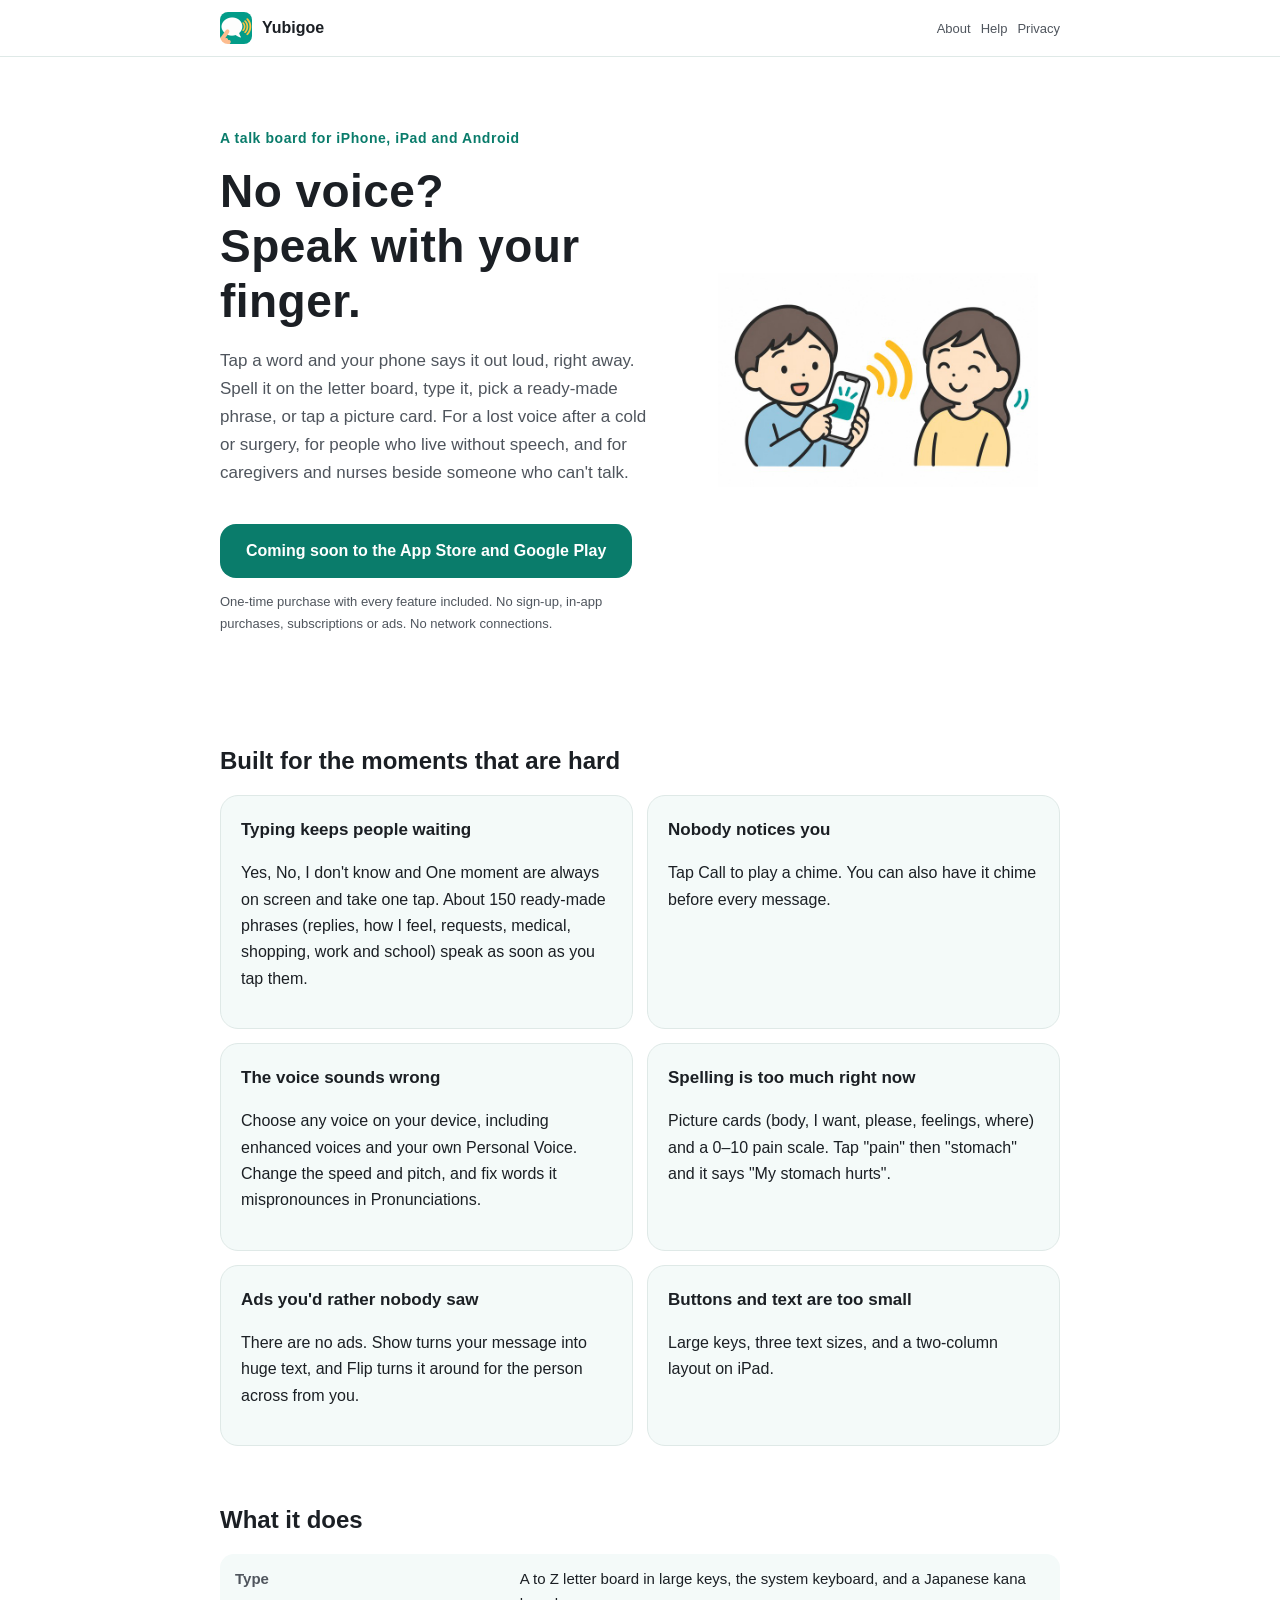
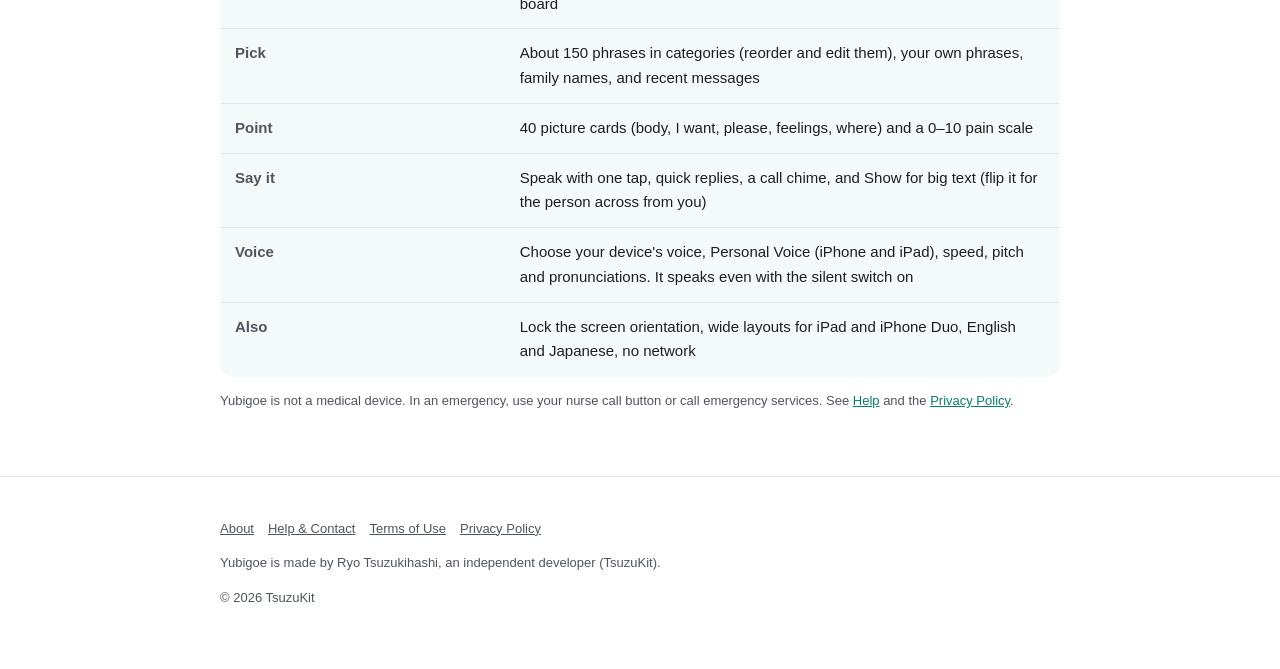
<file: index.html>
<!DOCTYPE html>
<html lang="ja" data-title-ja="ゆびごえ｜声が出ない時の会話・筆談・読み上げアプリ" data-title-en="Yubigoe | AAC talk board: speak with your finger">
<head>
<meta charset="UTF-8">
<meta name="viewport" content="width=device-width, initial-scale=1">
<script>(function(){var l=navigator.languages&&navigator.languages.length?navigator.languages:[navigator.language||"ja"],p="en";for(var i=0;i<l.length;i++){var c=String(l[i]).toLowerCase();if(c.indexOf("ja")===0){p="ja";break}if(c.indexOf("en")===0){p="en";break}}var d=document.documentElement;d.lang=p;var t=d.getAttribute("data-title-"+p);if(t){document.title=t}})();</script>
<title>ゆびごえ｜声が出ない時の会話・筆談・読み上げアプリ</title>
<meta name="description" content="声が出ない・出しにくいときに、指で選んだ言葉をスマホが声にします。50音の文字盤・キーボード・よく使う文・絵カード、はい・いいえ、呼びかけの音、大きな字で見せる。買い切り・登録なし・広告なし・通信なし。 / When you can&#x27;t use your voice, tap letters, phrases or picture cards and your phone speaks for you. Quick yes/no, a call chime, and a big-text show screen. One-time purchase, no sign-up, no ads, no network.">
<meta property="og:title" content="ゆびごえ｜声が出ない時の会話・筆談・読み上げアプリ">
<meta property="og:description" content="声が出ない・出しにくいときに、指で選んだ言葉をスマホが声にします。50音の文字盤・キーボード・よく使う文・絵カード、はい・いいえ、呼びかけの音、大きな字で見せる。買い切り・登録なし・広告なし・通信なし。">
<meta property="og:type" content="website">
<meta property="og:url" content="https://yubigoe.tsuzukit.com/">
<meta property="og:image" content="https://yubigoe.tsuzukit.com/assets/og.jpg">
<link rel="icon" href="assets/icon.png">
<link rel="apple-touch-icon" href="assets/icon.png">
<link rel="stylesheet" href="style.css">
</head>
<body>
<div data-l="ja" lang="ja">
<header class="site"><div class="wrap">
<a class="brand" href="./"><img src="assets/icon.png" alt="" width="32" height="32">ゆびごえ</a>
<nav class="site"><a href="./">紹介</a><a href="support.html">使い方</a><a href="privacy.html">プライバシー</a></nav>
</div></header>
<main class="wrap">
<section class="hero">
<div>
<p class="eyebrow">iPhone・iPad・Android の会話アプリ</p>
<h1>声が出なくても、<br>指で話せる。</h1>
<p class="lead">押した言葉を、スマホがその場で声にします。50音の文字盤でも、キーボードでも、よく使う文でも、絵カードでも、押せば1回で声になります。風邪や手術で声が出ないときにも、長く声を失ったかたにも、話せないかたのそばにいる介護・看護の現場にも。</p>
<a class="cta" href="#store" id="store">App Store・Google Play で配信予定</a>
<p class="note">買い切りで全部の機能が使えます。登録・アプリ内課金・サブスクリプション・広告はありません。通信もしません。</p>
</div>
<img src="assets/hero.jpg" alt="スマホの大きなボタンを押す人と、スマホから出た声を聞いてうなずく家族のイラスト" width="360">
</section>

<h2>こんな困りごとのために</h2>
<div class="grid two">
<div class="card"><h3>打つのが遅くて、相手を待たせる</h3><p>「はい・いいえ・わからない・ちょっと待って」はいつも画面にあって、1回押すだけ。入っている約150の文（返事・体調・お願い・医療・店・仕事と学校）も、押せばすぐ声になります。</p></div>
<div class="card"><h3>相手が気づいてくれない</h3><p>［呼ぶ］でチャイムを鳴らせます。話す前に毎回鳴らす設定もあります。</p></div>
<div class="card"><h3>読み方がおかしい・声が機械的</h3><p>端末の高品質の声やパーソナルボイス（自分の声）を選べます。速さと高さも変えられます。「行って」のように読み間違える語は、読み方の辞書で直せます。</p></div>
<div class="card"><h3>字を打てない・思い出せない</h3><p>絵カード（からだ・ほしい・して・気持ち・場所）と、痛みの強さ 0〜10 の段。押すと「お腹が痛いです」のように話します。</p></div>
<div class="card"><h3>広告が出て、人に見せにくい</h3><p>広告はありません。大きな字で相手に見せる画面もあり、向かいの人に向けて上下を逆にできます。</p></div>
<div class="card"><h3>ボタンや字が小さい</h3><p>文字盤のキーは大きく、字の大きさは3段から選べます。iPad では左右2列で使えます。</p></div>
</div>

<h2>できること</h2>
<table>
<tr><th>打つ</th><td>50音の文字盤（濁点・小さい字・ー・句読点）・キーボード（漢字）・英語の画面では A〜Z の文字盤</td></tr>
<tr><th>選ぶ</th><td>よく使う文（約150・分類ごと・並べかえ・編集）・自分の文・家族の名前・最近話した文</td></tr>
<tr><th>絵で</th><td>絵カード40枚（からだ・ほしい・して・気持ち・場所）・痛みの強さ 0〜10</td></tr>
<tr><th>伝える</th><td>押してすぐ声に・はい／いいえ／わからない／ちょっと待って・呼びかけの音・大きな字で見せる（上下を逆に）</td></tr>
<tr><th>声</th><td>端末の声を選ぶ・パーソナルボイス（iPhone・iPad）・速さ・高さ・読み方の辞書・消音スイッチでも鳴る</td></tr>
<tr><th>そのほか</th><td>画面の向きを固定・iPad と iPhone Duo の広い画面・日本語と英語・通信しない</td></tr>
</table>
<p class="note">ゆびごえは医療機器ではありません。急ぎのときは、ナースコールや 119 番など、決まった方法で知らせてください。<a href="support.html">使い方</a>・<a href="privacy.html">プライバシーポリシー</a>もご覧ください。</p>
</main>
<footer class="site"><div class="wrap">
<p><a href="./">紹介</a><a href="support.html">使い方とお問い合わせ</a><a href="terms.html">利用規約</a><a href="privacy.html">プライバシーポリシー</a></p>
<p>ゆびごえは、個人開発者の續橋涼（TsuzuKit）が作っているアプリです。</p>
<p>© 2026 TsuzuKit</p>
</div></footer>
</div>
<div data-l="en" lang="en">
<header class="site"><div class="wrap">
<a class="brand" href="./"><img src="assets/icon.png" alt="" width="32" height="32">Yubigoe</a>
<nav class="site"><a href="./">About</a><a href="support.html">Help</a><a href="privacy.html">Privacy</a></nav>
</div></header>
<main class="wrap">
<section class="hero">
<div>
<p class="eyebrow">A talk board for iPhone, iPad and Android</p>
<h1>No voice?<br>Speak with your finger.</h1>
<p class="lead">Tap a word and your phone says it out loud, right away. Spell it on the letter board, type it, pick a ready-made phrase, or tap a picture card. For a lost voice after a cold or surgery, for people who live without speech, and for caregivers and nurses beside someone who can't talk.</p>
<a class="cta" href="#store" id="store">Coming soon to the App Store and Google Play</a>
<p class="note">One-time purchase with every feature included. No sign-up, in-app purchases, subscriptions or ads. No network connections.</p>
</div>
<img src="assets/hero.jpg" alt="Illustration of a person tapping a big button on a phone while a family member listens to the phone's voice and nods" width="360">
</section>

<h2>Built for the moments that are hard</h2>
<div class="grid two">
<div class="card"><h3>Typing keeps people waiting</h3><p>Yes, No, I don't know and One moment are always on screen and take one tap. About 150 ready-made phrases (replies, how I feel, requests, medical, shopping, work and school) speak as soon as you tap them.</p></div>
<div class="card"><h3>Nobody notices you</h3><p>Tap Call to play a chime. You can also have it chime before every message.</p></div>
<div class="card"><h3>The voice sounds wrong</h3><p>Choose any voice on your device, including enhanced voices and your own Personal Voice. Change the speed and pitch, and fix words it mispronounces in Pronunciations.</p></div>
<div class="card"><h3>Spelling is too much right now</h3><p>Picture cards (body, I want, please, feelings, where) and a 0–10 pain scale. Tap "pain" then "stomach" and it says "My stomach hurts".</p></div>
<div class="card"><h3>Ads you'd rather nobody saw</h3><p>There are no ads. Show turns your message into huge text, and Flip turns it around for the person across from you.</p></div>
<div class="card"><h3>Buttons and text are too small</h3><p>Large keys, three text sizes, and a two-column layout on iPad.</p></div>
</div>

<h2>What it does</h2>
<table>
<tr><th>Type</th><td>A to Z letter board in large keys, the system keyboard, and a Japanese kana board</td></tr>
<tr><th>Pick</th><td>About 150 phrases in categories (reorder and edit them), your own phrases, family names, and recent messages</td></tr>
<tr><th>Point</th><td>40 picture cards (body, I want, please, feelings, where) and a 0–10 pain scale</td></tr>
<tr><th>Say it</th><td>Speak with one tap, quick replies, a call chime, and Show for big text (flip it for the person across from you)</td></tr>
<tr><th>Voice</th><td>Choose your device's voice, Personal Voice (iPhone and iPad), speed, pitch and pronunciations. It speaks even with the silent switch on</td></tr>
<tr><th>Also</th><td>Lock the screen orientation, wide layouts for iPad and iPhone Duo, English and Japanese, no network</td></tr>
</table>
<p class="note">Yubigoe is not a medical device. In an emergency, use your nurse call button or call emergency services. See <a href="support.html">Help</a> and the <a href="privacy.html">Privacy Policy</a>.</p>
</main>
<footer class="site"><div class="wrap">
<p><a href="./">About</a><a href="support.html">Help & Contact</a><a href="terms.html">Terms of Use</a><a href="privacy.html">Privacy Policy</a></p>
<p>Yubigoe is made by Ryo Tsuzukihashi, an independent developer (TsuzuKit).</p>
<p>© 2026 TsuzuKit</p>
</div></footer>
</div>
</body>
</html>
</file>
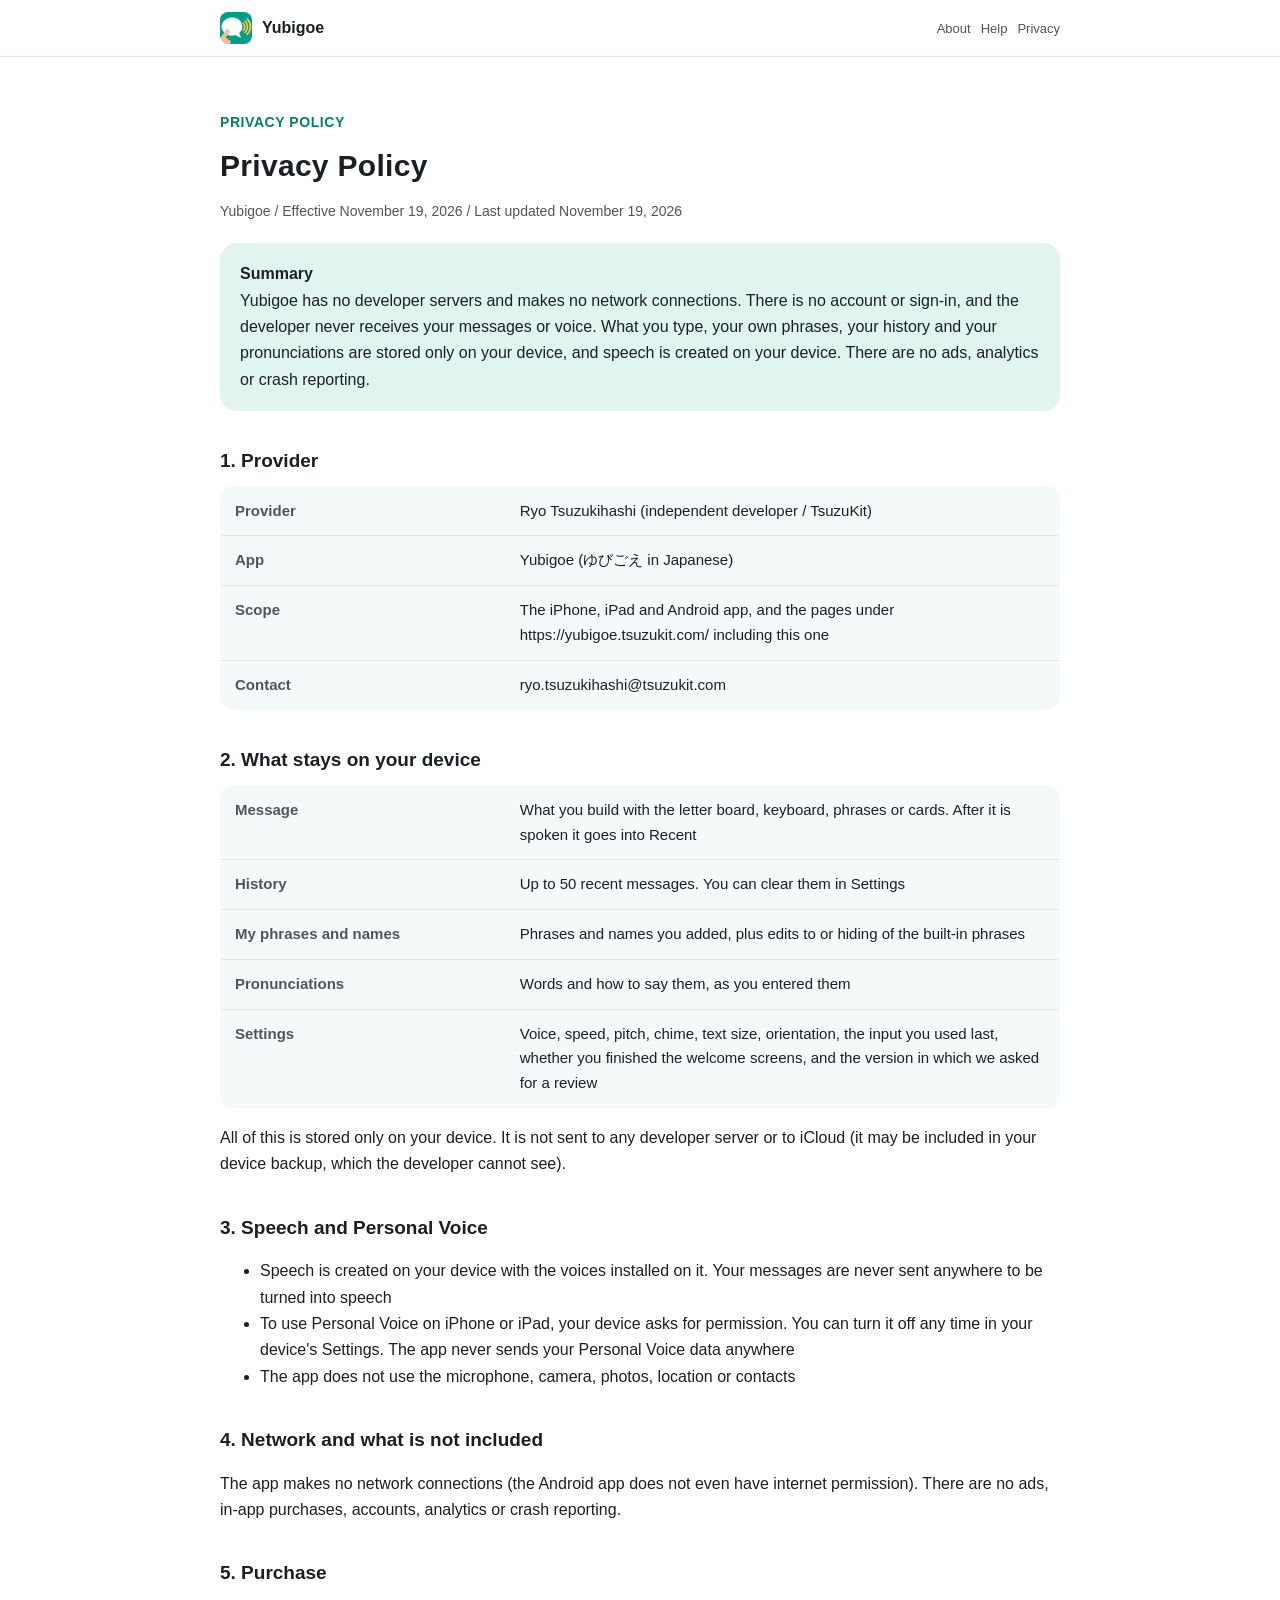
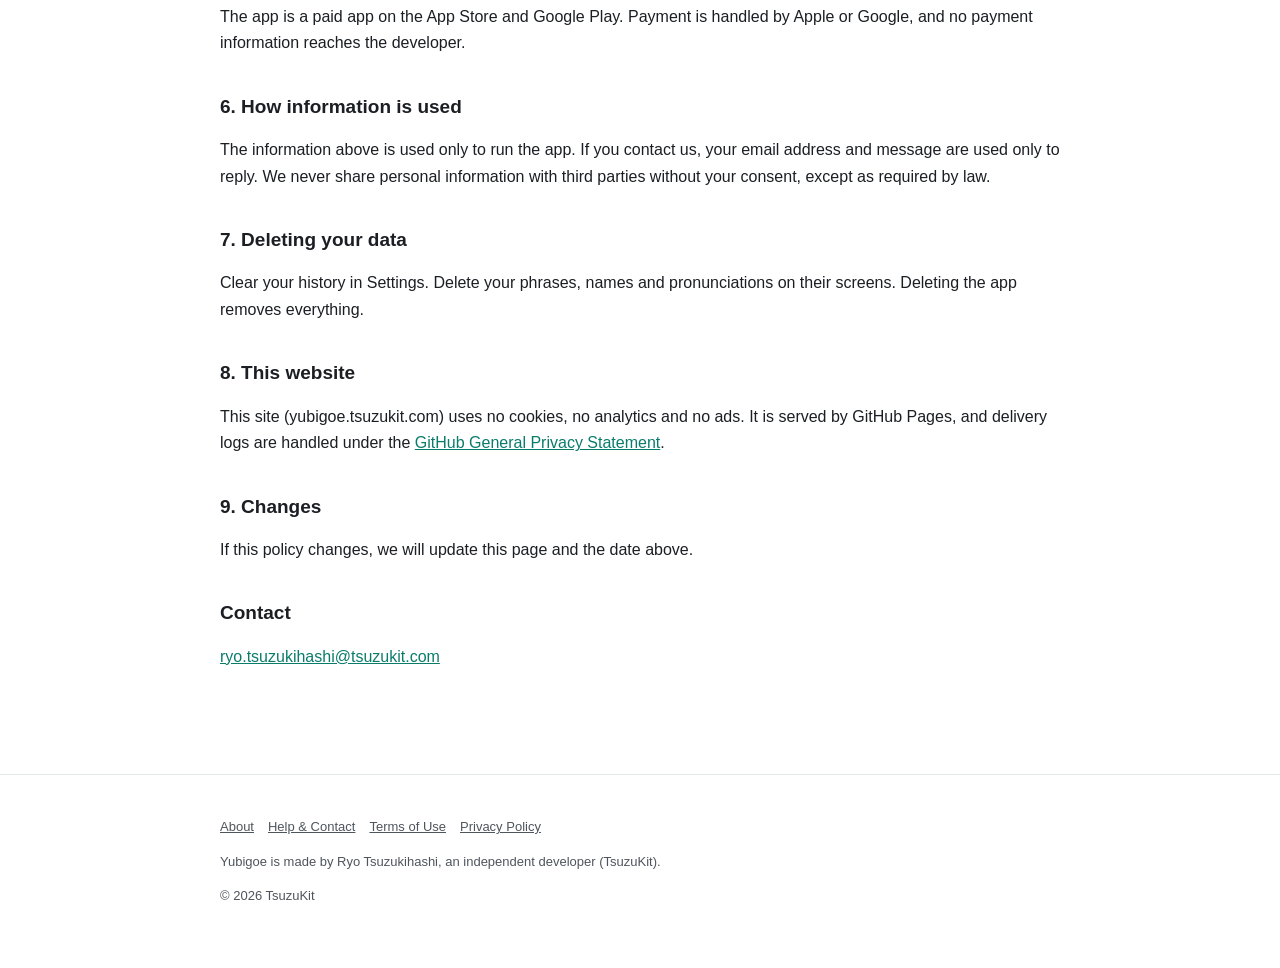
<file: privacy.html>
<!DOCTYPE html>
<html lang="ja" data-title-ja="プライバシーポリシー - ゆびごえ" data-title-en="Privacy Policy - Yubigoe">
<head>
<meta charset="UTF-8">
<meta name="viewport" content="width=device-width, initial-scale=1">
<script>(function(){var l=navigator.languages&&navigator.languages.length?navigator.languages:[navigator.language||"ja"],p="en";for(var i=0;i<l.length;i++){var c=String(l[i]).toLowerCase();if(c.indexOf("ja")===0){p="ja";break}if(c.indexOf("en")===0){p="en";break}}var d=document.documentElement;d.lang=p;var t=d.getAttribute("data-title-"+p);if(t){document.title=t}})();</script>
<title>プライバシーポリシー - ゆびごえ</title>
<meta name="description" content="ゆびごえのプライバシーポリシー。開発者は個人情報を集めません。文と声は端末の中だけで扱い、通信しません。 / Privacy Policy for Yubigoe. The developer collects no personal information. Your phrases and speech stay on your device, and the app makes no network connections.">
<meta property="og:title" content="プライバシーポリシー - ゆびごえ">
<meta property="og:description" content="ゆびごえのプライバシーポリシー。開発者は個人情報を集めません。文と声は端末の中だけで扱い、通信しません。">
<meta property="og:type" content="website">
<meta property="og:url" content="https://yubigoe.tsuzukit.com/privacy.html">
<meta property="og:image" content="https://yubigoe.tsuzukit.com/assets/og.jpg">
<link rel="icon" href="assets/icon.png">
<link rel="apple-touch-icon" href="assets/icon.png">
<link rel="stylesheet" href="style.css">
</head>
<body>
<div data-l="ja" lang="ja">
<header class="site"><div class="wrap">
<a class="brand" href="./"><img src="assets/icon.png" alt="" width="32" height="32">ゆびごえ</a>
<nav class="site"><a href="./">紹介</a><a href="support.html">使い方</a><a href="privacy.html">プライバシー</a></nav>
</div></header>
<main class="wrap">
<article class="doc">
<p class="eyebrow">PRIVACY POLICY</p>
<h1>プライバシーポリシー</h1>
<p class="meta">ゆびごえ／制定日 2026年11月19日／改定日 2026年11月19日</p>
<div class="summary"><strong>このポリシーの要旨</strong><br>ゆびごえは、開発者のサーバーを持たず、通信もしないアプリです。アカウント登録やログインはなく、開発者があなたの文や声を受け取ることはありません。打った文・自分の文・履歴・読み方の辞書は端末の中にだけ保存し、声は端末の中で作ります。広告、分析ツール、クラッシュを報告する仕組みは入れていません。</div>
<h2>1. 提供者</h2>
<table>
<tr><th>提供者</th><td>續橋涼（個人開発者 / TsuzuKit）</td></tr>
<tr><th>アプリ名</th><td>ゆびごえ（英語名 Yubigoe）</td></tr>
<tr><th>対象</th><td>iPhone・iPad・Android 向けアプリと、このページを含む https://yubigoe.tsuzukit.com/ 配下のページ</td></tr>
<tr><th>連絡先</th><td>ryo.tsuzukihashi@tsuzukit.com</td></tr>
</table>
<h2>2. 端末の中で扱うもの</h2>
<table>
<tr><th>いまの文</th><td>文字盤・キーボード・よく使う文・絵カードで作った文。声にしたあとは「最近」の履歴に入ります</td></tr>
<tr><th>履歴</th><td>最近話した文（50件まで）。設定から消せます</td></tr>
<tr><th>自分の文・名前</th><td>あなたが足した文と、家族などの名前。入っている文を編集・隠した記録も含みます</td></tr>
<tr><th>読み方の辞書</th><td>あなたが足した語と読み</td></tr>
<tr><th>アプリの設定</th><td>声・速さ・高さ・呼びかけの音・文字の大きさ・画面の向き・前に使った打ち方・案内を終えたかどうか・レビューのお願いを出した版</td></tr>
</table>
<p>これらは端末の中にだけ保存します。開発者のサーバーや iCloud には送りません（端末のバックアップに入ることはありますが、開発者は見られません）。</p>
<h2>3. 声とパーソナルボイス</h2>
<ul>
<li>声は、端末に入っている読み上げの声で、端末の中で作ります。文を外へ送って声にすることはありません</li>
<li>iPhone・iPad でパーソナルボイスを使うときは、端末が使う許可を求めます。許可は端末の設定でいつでも取り消せます。パーソナルボイスの声のデータを、本アプリが外へ送ることはありません</li>
<li>マイク・カメラ・写真・位置情報・連絡先は使いません</li>
</ul>
<h2>4. 通信と、入れていないもの</h2>
<p>本アプリは通信をしません（Android 版はインターネットの権限も持ちません）。広告・アプリ内課金・アカウント登録・分析ツール・クラッシュの報告は入れていません。</p>
<h2>5. 購入</h2>
<p>本アプリは App Store と Google Play の有料アプリです。お支払いは Apple・Google が処理し、支払いの情報は開発者には届きません。</p>
<h2>6. 情報を使う目的</h2>
<p>上のものは、アプリを動かすためだけに使います。お問い合わせをいただいたときは、メールアドレスと内容をお返事のためだけに使います。法令にもとづく場合を除き、本人の同意なく第三者に渡すことはありません。</p>
<h2>7. 消したいとき</h2>
<p>履歴は設定の「履歴を消す」で消せます。自分の文・名前・辞書は、それぞれの画面で消せます。アプリを消すと、すべて消えます。</p>
<h2>8. このウェブサイトについて</h2>
<p>このサイト（yubigoe.tsuzukit.com）は、Cookie も、アクセスを計測する仕組みも、広告も使っていません。サイトは GitHub Pages で配信しており、配信の記録は GitHub の <a href="https://docs.github.com/ja/site-policy/privacy-policies/github-general-privacy-statement">プライバシーについての声明</a> に沿って扱われます。</p>
<h2>9. 改定</h2>
<p>このポリシーを変えるときは、このページを書きかえ、上の改定日を新しくします。</p>
<h2>お問い合わせ</h2>
<p><a href="mailto:ryo.tsuzukihashi@tsuzukit.com">ryo.tsuzukihashi@tsuzukit.com</a></p>
</article>
</main>
<footer class="site"><div class="wrap">
<p><a href="./">紹介</a><a href="support.html">使い方とお問い合わせ</a><a href="terms.html">利用規約</a><a href="privacy.html">プライバシーポリシー</a></p>
<p>ゆびごえは、個人開発者の續橋涼（TsuzuKit）が作っているアプリです。</p>
<p>© 2026 TsuzuKit</p>
</div></footer>
</div>
<div data-l="en" lang="en">
<header class="site"><div class="wrap">
<a class="brand" href="./"><img src="assets/icon.png" alt="" width="32" height="32">Yubigoe</a>
<nav class="site"><a href="./">About</a><a href="support.html">Help</a><a href="privacy.html">Privacy</a></nav>
</div></header>
<main class="wrap">
<article class="doc">
<p class="eyebrow">PRIVACY POLICY</p>
<h1>Privacy Policy</h1>
<p class="meta">Yubigoe / Effective November 19, 2026 / Last updated November 19, 2026</p>
<div class="summary"><strong>Summary</strong><br>Yubigoe has no developer servers and makes no network connections. There is no account or sign-in, and the developer never receives your messages or voice. What you type, your own phrases, your history and your pronunciations are stored only on your device, and speech is created on your device. There are no ads, analytics or crash reporting.</div>
<h2>1. Provider</h2>
<table>
<tr><th>Provider</th><td>Ryo Tsuzukihashi (independent developer / TsuzuKit)</td></tr>
<tr><th>App</th><td>Yubigoe (ゆびごえ in Japanese)</td></tr>
<tr><th>Scope</th><td>The iPhone, iPad and Android app, and the pages under https://yubigoe.tsuzukit.com/ including this one</td></tr>
<tr><th>Contact</th><td>ryo.tsuzukihashi@tsuzukit.com</td></tr>
</table>
<h2>2. What stays on your device</h2>
<table>
<tr><th>Message</th><td>What you build with the letter board, keyboard, phrases or cards. After it is spoken it goes into Recent</td></tr>
<tr><th>History</th><td>Up to 50 recent messages. You can clear them in Settings</td></tr>
<tr><th>My phrases and names</th><td>Phrases and names you added, plus edits to or hiding of the built-in phrases</td></tr>
<tr><th>Pronunciations</th><td>Words and how to say them, as you entered them</td></tr>
<tr><th>Settings</th><td>Voice, speed, pitch, chime, text size, orientation, the input you used last, whether you finished the welcome screens, and the version in which we asked for a review</td></tr>
</table>
<p>All of this is stored only on your device. It is not sent to any developer server or to iCloud (it may be included in your device backup, which the developer cannot see).</p>
<h2>3. Speech and Personal Voice</h2>
<ul>
<li>Speech is created on your device with the voices installed on it. Your messages are never sent anywhere to be turned into speech</li>
<li>To use Personal Voice on iPhone or iPad, your device asks for permission. You can turn it off any time in your device's Settings. The app never sends your Personal Voice data anywhere</li>
<li>The app does not use the microphone, camera, photos, location or contacts</li>
</ul>
<h2>4. Network and what is not included</h2>
<p>The app makes no network connections (the Android app does not even have internet permission). There are no ads, in-app purchases, accounts, analytics or crash reporting.</p>
<h2>5. Purchase</h2>
<p>The app is a paid app on the App Store and Google Play. Payment is handled by Apple or Google, and no payment information reaches the developer.</p>
<h2>6. How information is used</h2>
<p>The information above is used only to run the app. If you contact us, your email address and message are used only to reply. We never share personal information with third parties without your consent, except as required by law.</p>
<h2>7. Deleting your data</h2>
<p>Clear your history in Settings. Delete your phrases, names and pronunciations on their screens. Deleting the app removes everything.</p>
<h2>8. This website</h2>
<p>This site (yubigoe.tsuzukit.com) uses no cookies, no analytics and no ads. It is served by GitHub Pages, and delivery logs are handled under the <a href="https://docs.github.com/en/site-policy/privacy-policies/github-general-privacy-statement">GitHub General Privacy Statement</a>.</p>
<h2>9. Changes</h2>
<p>If this policy changes, we will update this page and the date above.</p>
<h2>Contact</h2>
<p><a href="mailto:ryo.tsuzukihashi@tsuzukit.com">ryo.tsuzukihashi@tsuzukit.com</a></p>
</article>
</main>
<footer class="site"><div class="wrap">
<p><a href="./">About</a><a href="support.html">Help & Contact</a><a href="terms.html">Terms of Use</a><a href="privacy.html">Privacy Policy</a></p>
<p>Yubigoe is made by Ryo Tsuzukihashi, an independent developer (TsuzuKit).</p>
<p>© 2026 TsuzuKit</p>
</div></footer>
</div>
</body>
</html>
</file>
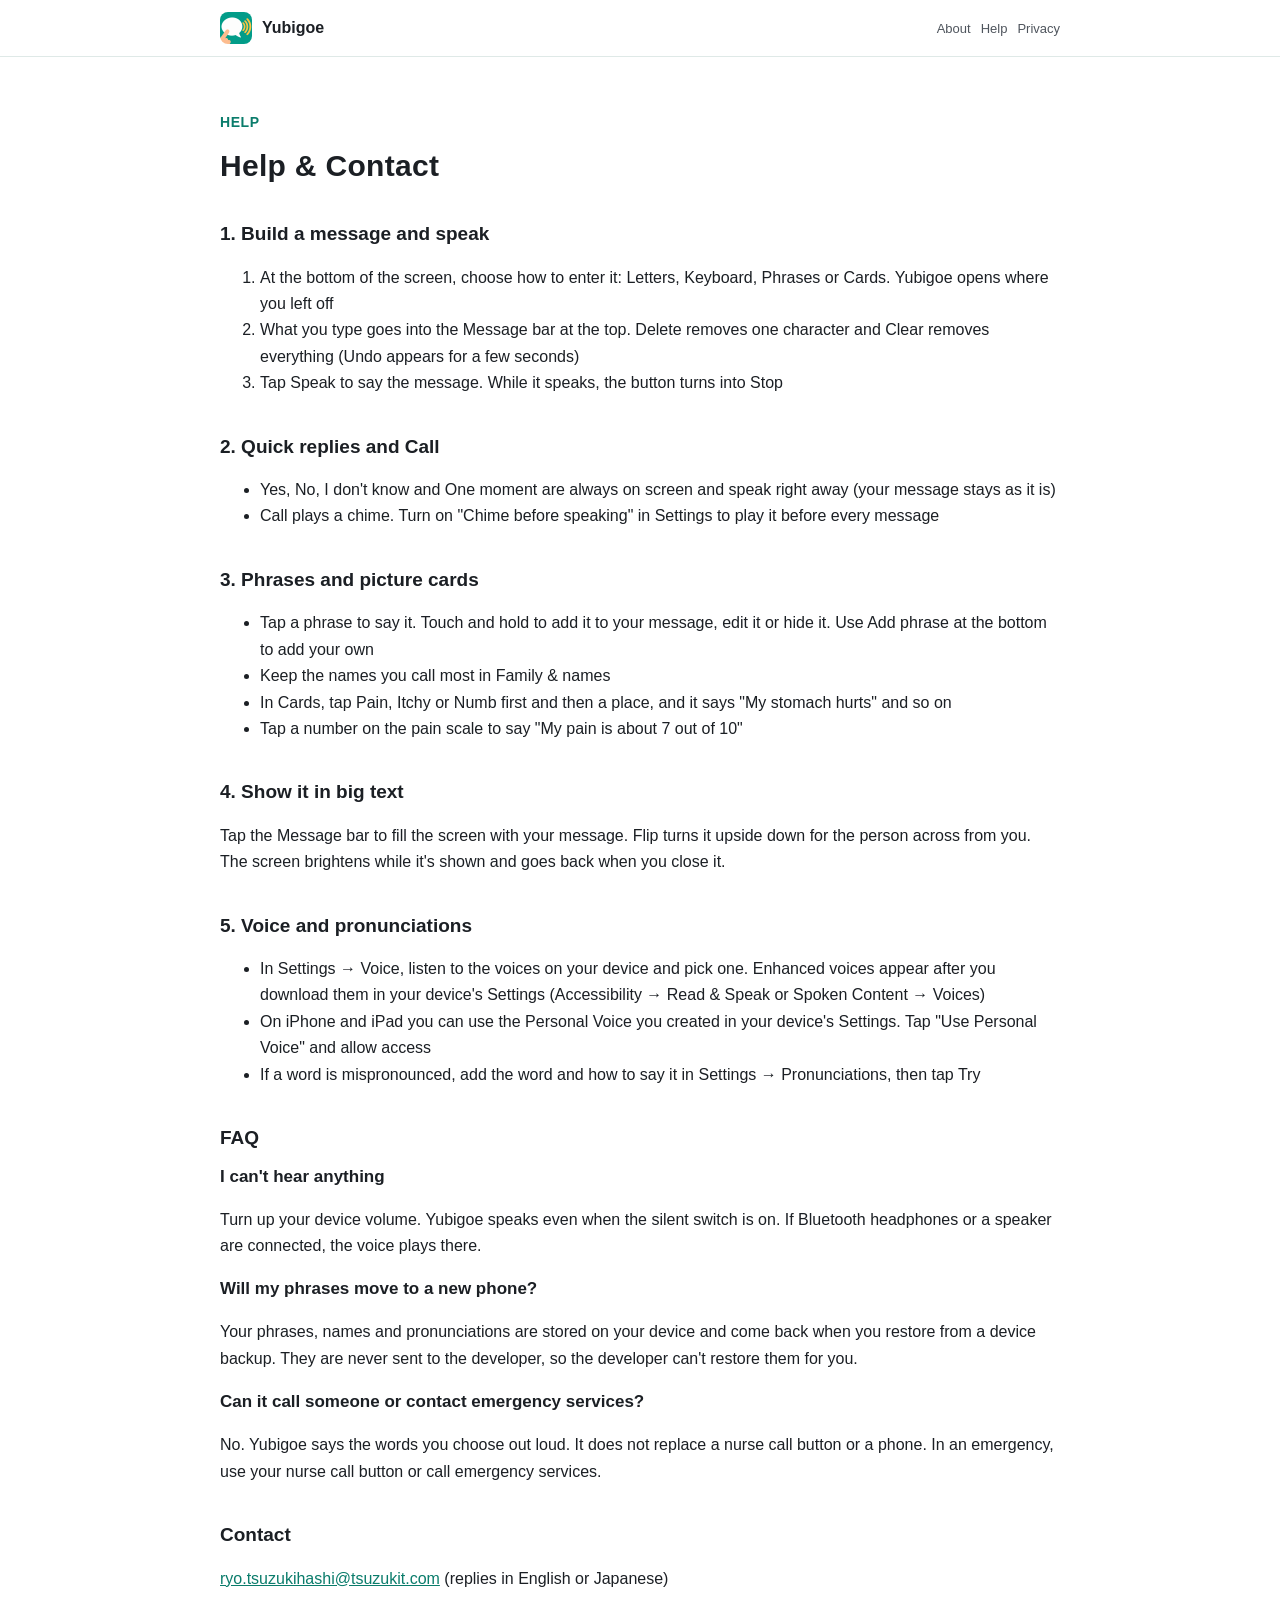
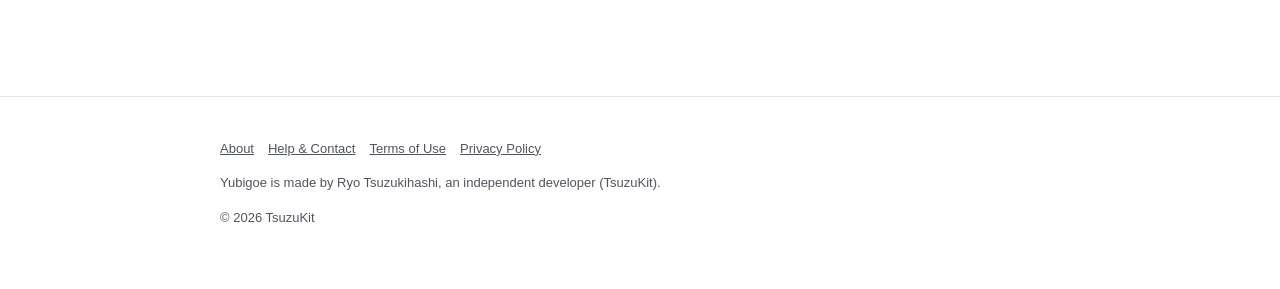
<file: support.html>
<!DOCTYPE html>
<html lang="ja" data-title-ja="使い方とお問い合わせ - ゆびごえ" data-title-en="Help &amp; Contact - Yubigoe">
<head>
<meta charset="UTF-8">
<meta name="viewport" content="width=device-width, initial-scale=1">
<script>(function(){var l=navigator.languages&&navigator.languages.length?navigator.languages:[navigator.language||"ja"],p="en";for(var i=0;i<l.length;i++){var c=String(l[i]).toLowerCase();if(c.indexOf("ja")===0){p="ja";break}if(c.indexOf("en")===0){p="en";break}}var d=document.documentElement;d.lang=p;var t=d.getAttribute("data-title-"+p);if(t){document.title=t}})();</script>
<title>使い方とお問い合わせ - ゆびごえ</title>
<meta name="description" content="ゆびごえの使い方（文字盤・キーボード・よく使う文・絵カード・見せる・声と読み方）とよくあるご質問、お問い合わせ。 / How to use Yubigoe (letters, keyboard, phrases, picture cards, show screen, voice and pronunciations), FAQ and contact.">
<meta property="og:title" content="使い方とお問い合わせ - ゆびごえ">
<meta property="og:description" content="ゆびごえの使い方（文字盤・キーボード・よく使う文・絵カード・見せる・声と読み方）とよくあるご質問、お問い合わせ。">
<meta property="og:type" content="website">
<meta property="og:url" content="https://yubigoe.tsuzukit.com/support.html">
<meta property="og:image" content="https://yubigoe.tsuzukit.com/assets/og.jpg">
<link rel="icon" href="assets/icon.png">
<link rel="apple-touch-icon" href="assets/icon.png">
<link rel="stylesheet" href="style.css">
</head>
<body>
<div data-l="ja" lang="ja">
<header class="site"><div class="wrap">
<a class="brand" href="./"><img src="assets/icon.png" alt="" width="32" height="32">ゆびごえ</a>
<nav class="site"><a href="./">紹介</a><a href="support.html">使い方</a><a href="privacy.html">プライバシー</a></nav>
</div></header>
<main class="wrap">
<article class="doc">
<p class="eyebrow">HELP</p>
<h1>使い方とお問い合わせ</h1>
<h2>1. 文を作って話す</h2>
<ol>
<li>画面のいちばん下で、打ち方を選びます（文字盤・キーボード・よく使う文・絵カード）。前に使った打ち方で開きます</li>
<li>文字盤やキーボードで打った字は、上の「いまの文」に積まれます。［⌫］で1字、［×］で全部消せます（全部消したあとは、しばらく「元に戻す」が出ます）</li>
<li>［話す］を押すと、いまの文を声にします。話しているあいだは［止める］になります</li>
</ol>
<h2>2. すぐ言う・呼ぶ</h2>
<ul>
<li>「はい・いいえ・わからない・ちょっと待って」は、いつも画面にあります。押すとすぐ話します（いまの文は変わりません）</li>
<li>［呼ぶ］でチャイムを鳴らします。設定の「話す前に呼びかけの音を鳴らす」をオンにすると、［話す］のたびに鳴らしてから話します</li>
</ul>
<h2>3. よく使う文・絵カード</h2>
<ul>
<li>よく使う文は、押すとすぐ話します。長押しで［文に入れる］［編集］［隠す］。いちばん下の［＋ 文を足す］で自分の文を足せます</li>
<li>「家族と名前」に、よく呼ぶ名前を足しておけます</li>
<li>絵カードの「場所」は、先に「痛い・かゆい・しびれる」を押してから場所を押すと、「お腹が痛いです」のようにつないで話します</li>
<li>痛みの強さは 0〜10 の数字を押すと「痛みは 7 くらいです」と話します</li>
</ul>
<h2>4. 大きな字で見せる</h2>
<p>「いまの文」を押すと、画面いっぱいの大きな字になります。［上下を逆に］で、向かいの人に読みやすい向きにできます。見せているあいだは画面が明るくなり、閉じると元に戻ります。</p>
<h2>5. 声と読み方</h2>
<ul>
<li>設定の「声」で、端末の声を試し聞きして選べます。高品質の声は、端末の設定（アクセシビリティ → 読み上げコンテンツ → 声）から入れると一覧に出ます</li>
<li>iPhone・iPad では、端末の設定で作ったパーソナルボイス（自分の声）を使えます。設定の「パーソナルボイスを使う」を押して、使う許可を出してください</li>
<li>読み間違える語は、設定の「読み方の辞書」に、語と読み（ひらがな）を足すと直ります。［試す］で確かめられます</li>
</ul>
<h2>よくあるご質問</h2>
<h3>音が出ません</h3>
<p>端末の音量を上げてください。ゆびごえは、消音スイッチ（マナーモード）がオンでも鳴ります。Bluetooth のイヤホンやスピーカーがつながっていると、そちらから鳴ります。</p>
<h3>機種変更で、自分の文は引き継げますか</h3>
<p>自分の文・名前・読み方の辞書は端末の中に保存しています。端末のバックアップから戻すと引き継がれます。開発者のサーバーには送っていないので、開発者が元に戻すことはできません。</p>
<h3>人を呼んだり、通報したりできますか</h3>
<p>できません。ゆびごえは、押した言葉をその場で声にする道具です。ナースコールや電話の代わりにはなりません。急ぎのときは、ナースコールや 119 番など、決まった方法で知らせてください。</p>
<h2>お問い合わせ</h2>
<p><a href="mailto:ryo.tsuzukihashi@tsuzukit.com">ryo.tsuzukihashi@tsuzukit.com</a>（日本語・英語でお返事します）</p>
</article>
</main>
<footer class="site"><div class="wrap">
<p><a href="./">紹介</a><a href="support.html">使い方とお問い合わせ</a><a href="terms.html">利用規約</a><a href="privacy.html">プライバシーポリシー</a></p>
<p>ゆびごえは、個人開発者の續橋涼（TsuzuKit）が作っているアプリです。</p>
<p>© 2026 TsuzuKit</p>
</div></footer>
</div>
<div data-l="en" lang="en">
<header class="site"><div class="wrap">
<a class="brand" href="./"><img src="assets/icon.png" alt="" width="32" height="32">Yubigoe</a>
<nav class="site"><a href="./">About</a><a href="support.html">Help</a><a href="privacy.html">Privacy</a></nav>
</div></header>
<main class="wrap">
<article class="doc">
<p class="eyebrow">HELP</p>
<h1>Help &amp; Contact</h1>
<h2>1. Build a message and speak</h2>
<ol>
<li>At the bottom of the screen, choose how to enter it: Letters, Keyboard, Phrases or Cards. Yubigoe opens where you left off</li>
<li>What you type goes into the Message bar at the top. Delete removes one character and Clear removes everything (Undo appears for a few seconds)</li>
<li>Tap Speak to say the message. While it speaks, the button turns into Stop</li>
</ol>
<h2>2. Quick replies and Call</h2>
<ul>
<li>Yes, No, I don't know and One moment are always on screen and speak right away (your message stays as it is)</li>
<li>Call plays a chime. Turn on "Chime before speaking" in Settings to play it before every message</li>
</ul>
<h2>3. Phrases and picture cards</h2>
<ul>
<li>Tap a phrase to say it. Touch and hold to add it to your message, edit it or hide it. Use Add phrase at the bottom to add your own</li>
<li>Keep the names you call most in Family &amp; names</li>
<li>In Cards, tap Pain, Itchy or Numb first and then a place, and it says "My stomach hurts" and so on</li>
<li>Tap a number on the pain scale to say "My pain is about 7 out of 10"</li>
</ul>
<h2>4. Show it in big text</h2>
<p>Tap the Message bar to fill the screen with your message. Flip turns it upside down for the person across from you. The screen brightens while it's shown and goes back when you close it.</p>
<h2>5. Voice and pronunciations</h2>
<ul>
<li>In Settings → Voice, listen to the voices on your device and pick one. Enhanced voices appear after you download them in your device's Settings (Accessibility → Read &amp; Speak or Spoken Content → Voices)</li>
<li>On iPhone and iPad you can use the Personal Voice you created in your device's Settings. Tap "Use Personal Voice" and allow access</li>
<li>If a word is mispronounced, add the word and how to say it in Settings → Pronunciations, then tap Try</li>
</ul>
<h2>FAQ</h2>
<h3>I can't hear anything</h3>
<p>Turn up your device volume. Yubigoe speaks even when the silent switch is on. If Bluetooth headphones or a speaker are connected, the voice plays there.</p>
<h3>Will my phrases move to a new phone?</h3>
<p>Your phrases, names and pronunciations are stored on your device and come back when you restore from a device backup. They are never sent to the developer, so the developer can't restore them for you.</p>
<h3>Can it call someone or contact emergency services?</h3>
<p>No. Yubigoe says the words you choose out loud. It does not replace a nurse call button or a phone. In an emergency, use your nurse call button or call emergency services.</p>
<h2>Contact</h2>
<p><a href="mailto:ryo.tsuzukihashi@tsuzukit.com">ryo.tsuzukihashi@tsuzukit.com</a> (replies in English or Japanese)</p>
</article>
</main>
<footer class="site"><div class="wrap">
<p><a href="./">About</a><a href="support.html">Help & Contact</a><a href="terms.html">Terms of Use</a><a href="privacy.html">Privacy Policy</a></p>
<p>Yubigoe is made by Ryo Tsuzukihashi, an independent developer (TsuzuKit).</p>
<p>© 2026 TsuzuKit</p>
</div></footer>
</div>
</body>
</html>
</file>
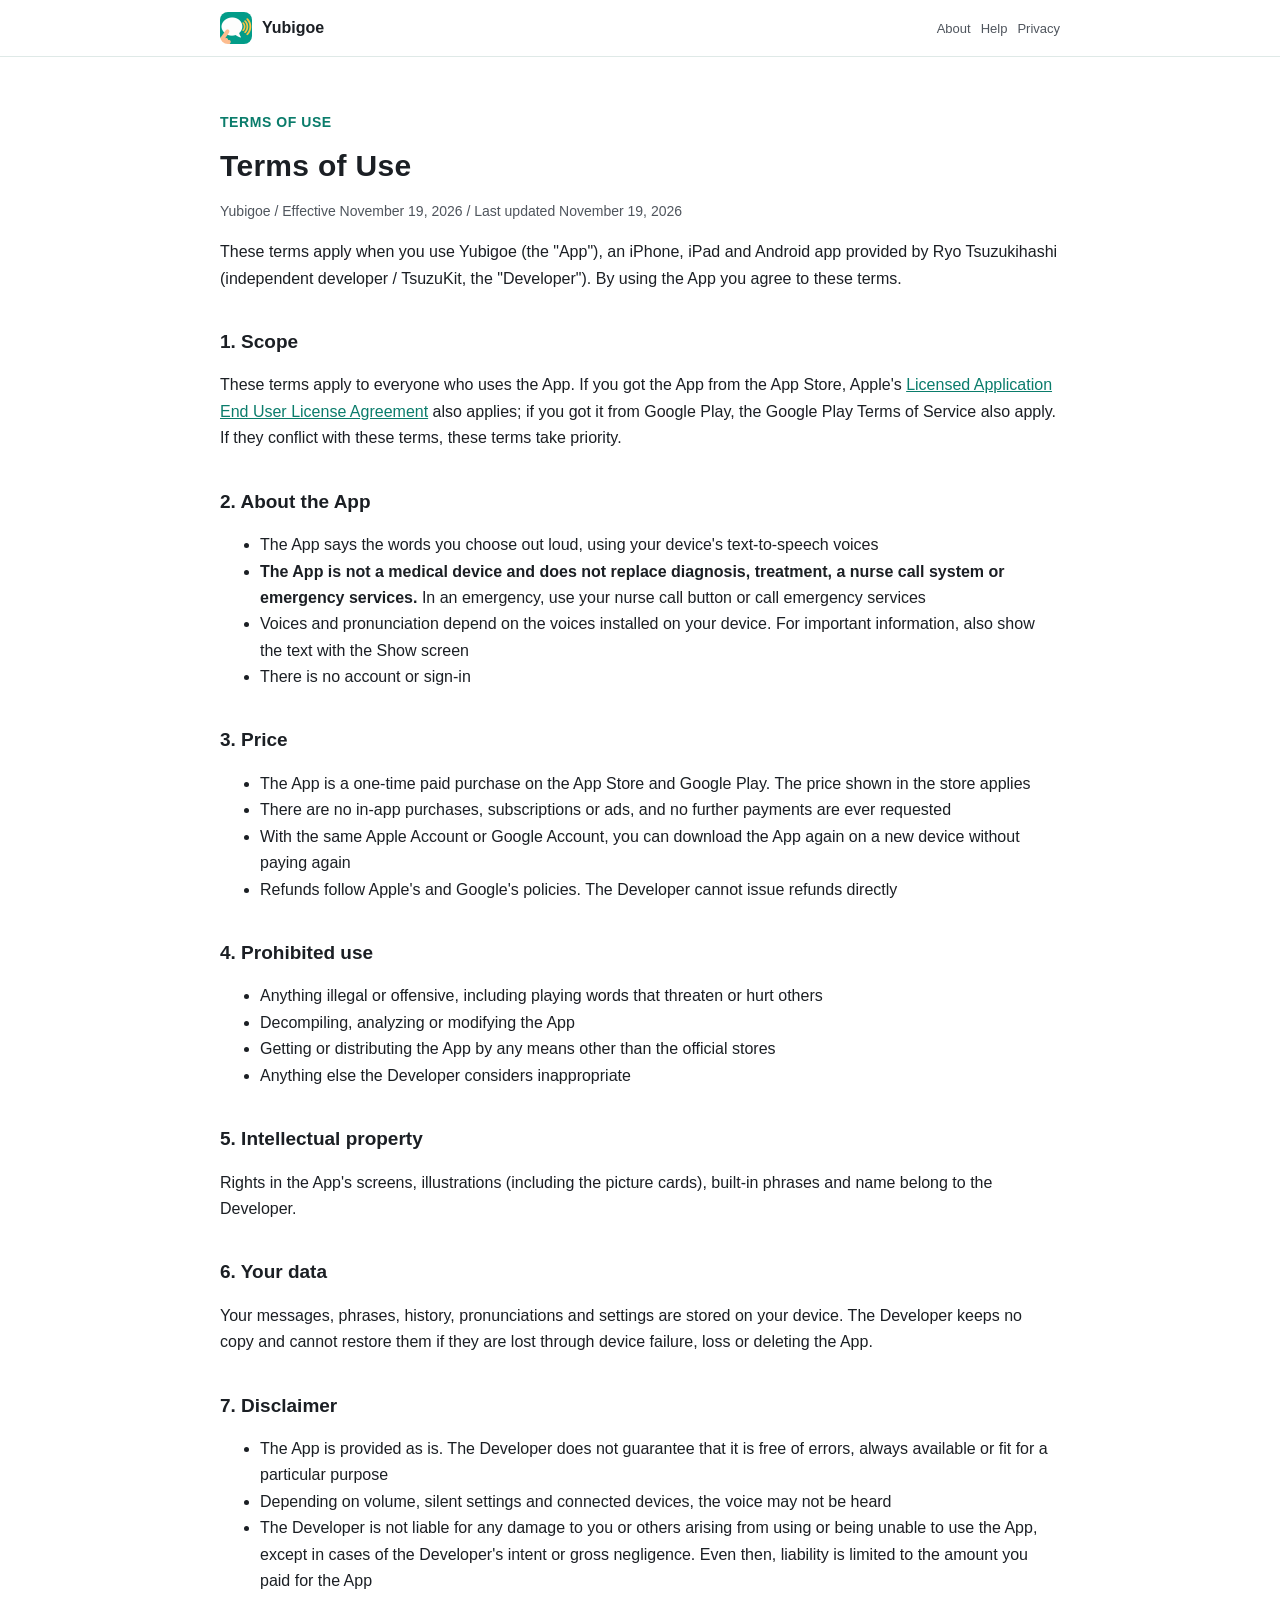
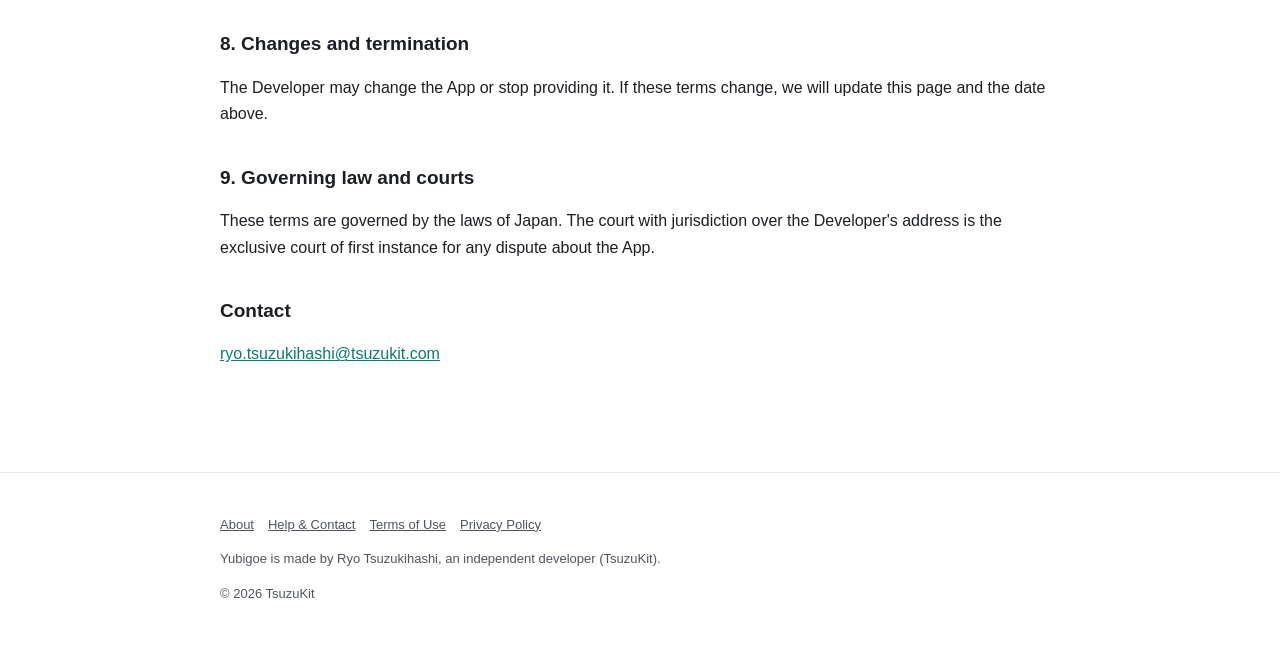
<file: terms.html>
<!DOCTYPE html>
<html lang="ja" data-title-ja="利用規約 - ゆびごえ" data-title-en="Terms of Use - Yubigoe">
<head>
<meta charset="UTF-8">
<meta name="viewport" content="width=device-width, initial-scale=1">
<script>(function(){var l=navigator.languages&&navigator.languages.length?navigator.languages:[navigator.language||"ja"],p="en";for(var i=0;i<l.length;i++){var c=String(l[i]).toLowerCase();if(c.indexOf("ja")===0){p="ja";break}if(c.indexOf("en")===0){p="en";break}}var d=document.documentElement;d.lang=p;var t=d.getAttribute("data-title-"+p);if(t){document.title=t}})();</script>
<title>利用規約 - ゆびごえ</title>
<meta name="description" content="ゆびごえの利用規約。 / Terms of Use for Yubigoe.">
<meta property="og:title" content="利用規約 - ゆびごえ">
<meta property="og:description" content="ゆびごえの利用規約。">
<meta property="og:type" content="website">
<meta property="og:url" content="https://yubigoe.tsuzukit.com/terms.html">
<meta property="og:image" content="https://yubigoe.tsuzukit.com/assets/og.jpg">
<link rel="icon" href="assets/icon.png">
<link rel="apple-touch-icon" href="assets/icon.png">
<link rel="stylesheet" href="style.css">
</head>
<body>
<div data-l="ja" lang="ja">
<header class="site"><div class="wrap">
<a class="brand" href="./"><img src="assets/icon.png" alt="" width="32" height="32">ゆびごえ</a>
<nav class="site"><a href="./">紹介</a><a href="support.html">使い方</a><a href="privacy.html">プライバシー</a></nav>
</div></header>
<main class="wrap">
<article class="doc">
<p class="eyebrow">TERMS OF SERVICE</p>
<h1>利用規約</h1>
<p class="meta">ゆびごえ／制定日 2026年11月19日／改定日 2026年11月19日</p>
<p>この規約は、續橋涼（個人開発者 / TsuzuKit。以下「開発者」）が提供する iPhone・iPad・Android アプリ「ゆびごえ」（以下「本アプリ」）を使うときの決まりです。本アプリを使った時点で、この規約に同意したものとします。</p>
<h2>第1条（適用）</h2>
<p>この規約は、本アプリを使うすべての方（以下「利用者」）に適用されます。App Store から入れた本アプリには、Apple が定める<a href="https://www.apple.com/legal/internet-services/itunes/dev/stdeula/">標準のライセンス契約（EULA）</a>も、Google Play から入れた本アプリには Google Play の利用規約も、あわせて適用されます。この規約とそれらが食い違うときは、この規約を優先します。</p>
<h2>第2条（本アプリについて）</h2>
<ul>
<li>本アプリは、利用者が選んだ言葉を、端末の読み上げの声でその場で声にする道具です</li>
<li><strong>本アプリは医療機器ではなく、診断・治療・ナースコール・緊急の通報の代わりになるものではありません。</strong>急ぎのときは、ナースコールや 119 番など、決まった方法で知らせてください</li>
<li>読み上げの声・読み方は、端末に入っている声によって変わります。大切な内容は、相手に「見せる」画面でも確かめてください</li>
<li>アカウント登録やログインはありません</li>
</ul>
<h2>第3条（料金）</h2>
<ul>
<li>本アプリは、App Store・Google Play で購入する買い切りの有料アプリです。価格はストアに表示されるものが正です</li>
<li>アプリ内課金、サブスクリプション、広告はありません。購入したあとに追加の支払いを求めることはありません</li>
<li>同じ Apple アカウント・Google アカウントであれば、機種変更やアプリの入れ直しのときに、もう一度お支払いいただかずにダウンロードできます</li>
<li>返金は Apple・Google の規定に従います。開発者が直接返金することはできません</li>
</ul>
<h2>第4条（禁止事項）</h2>
<p>本アプリを使うとき、次のことをしてはいけません。</p>
<ul>
<li>法令や公序良俗に反すること、人を傷つけたり脅したりする言葉を声にして流すこと</li>
<li>本アプリを分解・解析・改変すること</li>
<li>本アプリを正規の方法以外で入手したり、配ったりすること</li>
<li>そのほか、開発者が不適切と判断すること</li>
</ul>
<h2>第5条（知的財産）</h2>
<p>本アプリの画面・絵（絵カードを含みます）・入っている文・名前についての権利は、開発者にあります。</p>
<h2>第6条（データ）</h2>
<p>打った文・自分の文・履歴・読み方の辞書・設定は、利用者の端末に保存されます。開発者はその控えを持っていません。端末の故障や紛失、アプリの削除などで消えても、開発者は元に戻すことができません。</p>
<h2>第7条（免責事項）</h2>
<ul>
<li>本アプリは、そのままの状態で提供します。開発者は、本アプリに誤りがないこと、いつでも使えること、特定の目的に合うことを保証しません</li>
<li>端末の音量・消音・つないだ機器によって、声が聞こえないことがあります</li>
<li>本アプリを使ったこと、または使えなかったことで利用者や周りの人に損害が生じても、開発者に故意または重大な過失がある場合を除き、開発者は責任を負いません。責任を負う場合も、利用者が本アプリに支払った金額を上限とします</li>
</ul>
<h2>第8条（変更と終了）</h2>
<p>開発者は、本アプリの内容を変えること、提供を終えることがあります。この規約を変えるときは、このページを書きかえ、上の改定日を新しくします。</p>
<h2>第9条（準拠法と裁判所）</h2>
<p>この規約は日本法に従います。本アプリについての争いは、開発者の住所地を管轄する裁判所を、第一審の専属的な合意管轄裁判所とします。</p>
<h2>お問い合わせ</h2>
<p><a href="mailto:ryo.tsuzukihashi@tsuzukit.com">ryo.tsuzukihashi@tsuzukit.com</a></p>
</article>
</main>
<footer class="site"><div class="wrap">
<p><a href="./">紹介</a><a href="support.html">使い方とお問い合わせ</a><a href="terms.html">利用規約</a><a href="privacy.html">プライバシーポリシー</a></p>
<p>ゆびごえは、個人開発者の續橋涼（TsuzuKit）が作っているアプリです。</p>
<p>© 2026 TsuzuKit</p>
</div></footer>
</div>
<div data-l="en" lang="en">
<header class="site"><div class="wrap">
<a class="brand" href="./"><img src="assets/icon.png" alt="" width="32" height="32">Yubigoe</a>
<nav class="site"><a href="./">About</a><a href="support.html">Help</a><a href="privacy.html">Privacy</a></nav>
</div></header>
<main class="wrap">
<article class="doc">
<p class="eyebrow">TERMS OF USE</p>
<h1>Terms of Use</h1>
<p class="meta">Yubigoe / Effective November 19, 2026 / Last updated November 19, 2026</p>
<p>These terms apply when you use Yubigoe (the "App"), an iPhone, iPad and Android app provided by Ryo Tsuzukihashi (independent developer / TsuzuKit, the "Developer"). By using the App you agree to these terms.</p>
<h2>1. Scope</h2>
<p>These terms apply to everyone who uses the App. If you got the App from the App Store, Apple's <a href="https://www.apple.com/legal/internet-services/itunes/dev/stdeula/">Licensed Application End User License Agreement</a> also applies; if you got it from Google Play, the Google Play Terms of Service also apply. If they conflict with these terms, these terms take priority.</p>
<h2>2. About the App</h2>
<ul>
<li>The App says the words you choose out loud, using your device's text-to-speech voices</li>
<li><strong>The App is not a medical device and does not replace diagnosis, treatment, a nurse call system or emergency services.</strong> In an emergency, use your nurse call button or call emergency services</li>
<li>Voices and pronunciation depend on the voices installed on your device. For important information, also show the text with the Show screen</li>
<li>There is no account or sign-in</li>
</ul>
<h2>3. Price</h2>
<ul>
<li>The App is a one-time paid purchase on the App Store and Google Play. The price shown in the store applies</li>
<li>There are no in-app purchases, subscriptions or ads, and no further payments are ever requested</li>
<li>With the same Apple Account or Google Account, you can download the App again on a new device without paying again</li>
<li>Refunds follow Apple's and Google's policies. The Developer cannot issue refunds directly</li>
</ul>
<h2>4. Prohibited use</h2>
<ul>
<li>Anything illegal or offensive, including playing words that threaten or hurt others</li>
<li>Decompiling, analyzing or modifying the App</li>
<li>Getting or distributing the App by any means other than the official stores</li>
<li>Anything else the Developer considers inappropriate</li>
</ul>
<h2>5. Intellectual property</h2>
<p>Rights in the App's screens, illustrations (including the picture cards), built-in phrases and name belong to the Developer.</p>
<h2>6. Your data</h2>
<p>Your messages, phrases, history, pronunciations and settings are stored on your device. The Developer keeps no copy and cannot restore them if they are lost through device failure, loss or deleting the App.</p>
<h2>7. Disclaimer</h2>
<ul>
<li>The App is provided as is. The Developer does not guarantee that it is free of errors, always available or fit for a particular purpose</li>
<li>Depending on volume, silent settings and connected devices, the voice may not be heard</li>
<li>The Developer is not liable for any damage to you or others arising from using or being unable to use the App, except in cases of the Developer's intent or gross negligence. Even then, liability is limited to the amount you paid for the App</li>
</ul>
<h2>8. Changes and termination</h2>
<p>The Developer may change the App or stop providing it. If these terms change, we will update this page and the date above.</p>
<h2>9. Governing law and courts</h2>
<p>These terms are governed by the laws of Japan. The court with jurisdiction over the Developer's address is the exclusive court of first instance for any dispute about the App.</p>
<h2>Contact</h2>
<p><a href="mailto:ryo.tsuzukihashi@tsuzukit.com">ryo.tsuzukihashi@tsuzukit.com</a></p>
</article>
</main>
<footer class="site"><div class="wrap">
<p><a href="./">About</a><a href="support.html">Help & Contact</a><a href="terms.html">Terms of Use</a><a href="privacy.html">Privacy Policy</a></p>
<p>Yubigoe is made by Ryo Tsuzukihashi, an independent developer (TsuzuKit).</p>
<p>© 2026 TsuzuKit</p>
</div></footer>
</div>
</body>
</html>
</file>
<file: style.css>
/* ゆびごえ — 白い地（クリーム色は白内障の人に白と見分けにくいので使わない）・炭の文字・ティールの差し色（白の上で 4.5:1 以上の濃さ） */
:root {
  --paper: #ffffff; --card: #f4faf9; --ink: #1b1f24; --sub: #4f555d; --line: #dfe9e7;
  --vermilion: #0a7c6b; --vermilion-soft: #e2f4f0; --navy: #0a7c6b; --correct: #0a7c6b;
}
@media (prefers-color-scheme: dark) {
  :root { --paper: #111418; --card: #1a1e24; --ink: #f4f6f8; --sub: #b4b8bf; --line: #2b3038;
    --vermilion: #3fc7b0; --vermilion-soft: #12312c; --navy: #7fdccb; --correct: #3fc7b0; }
}
* { box-sizing: border-box; }
html { -webkit-text-size-adjust: 100%; }
body { margin: 0; background: var(--paper); color: var(--ink); line-height: 1.8;
  font-family: -apple-system, BlinkMacSystemFont, "Hiragino Sans", "Hiragino Kaku Gothic ProN", "Noto Sans JP", sans-serif; }
a { color: var(--navy); }
.wrap { max-width: 880px; margin: 0 auto; padding: 0 20px; }
header.site { border-bottom: 1px solid var(--line); background: var(--paper); position: sticky; top: 0; z-index: 5; }
header.site .wrap { display: flex; align-items: center; gap: 16px; min-height: 56px; }
.brand { display: flex; align-items: center; gap: 10px; font-weight: 800; text-decoration: none; color: var(--ink); margin-right: auto; }
.brand img { width: 32px; height: 32px; border-radius: 8px; }
nav.site a { font-size: 14px; text-decoration: none; color: var(--sub); margin-left: 14px; white-space: nowrap; }
nav.site a:hover { color: var(--ink); }
.hero { padding: 56px 0 40px; display: grid; gap: 32px; align-items: center; }
@media (min-width: 760px) { .hero { grid-template-columns: 1.1fr 0.9fr; } }
.eyebrow { color: var(--vermilion); font-weight: 700; font-size: 14px; letter-spacing: 0.04em; }
h1 { font-size: clamp(30px, 6vw, 46px); line-height: 1.35; margin: 8px 0 16px; letter-spacing: 0.01em; }
h2 { font-size: 24px; margin: 56px 0 16px; line-height: 1.5; }
h3 { font-size: 17px; margin: 0 0 6px; }
.lead { font-size: 17px; color: var(--sub); }
.cta { display: inline-block; margin-top: 20px; background: var(--vermilion); color: #ffffff; font-weight: 700; text-decoration: none;
  padding: 14px 26px; border-radius: 16px; }
.note { font-size: 13px; color: var(--sub); }
.hero img { width: 100%; max-width: 320px; height: auto; justify-self: center; }
.grid { display: grid; gap: 14px; }
@media (min-width: 700px) { .grid.two { grid-template-columns: 1fr 1fr; } .grid.three { grid-template-columns: repeat(3, 1fr); } }
.card { background: var(--card); border: 1px solid var(--line); border-radius: 18px; padding: 20px; }
.card.em { background: var(--vermilion-soft); border-color: transparent; }
.steps { counter-reset: step; }
.steps .card { position: relative; padding-left: 62px; }
.steps .card::before { counter-increment: step; content: counter(step); position: absolute; left: 18px; top: 18px; width: 32px; height: 32px;
  border-radius: 50%; border: 2.5px solid var(--vermilion); color: var(--vermilion); font-weight: 800; display: grid; place-items: center; }
table { width: 100%; border-collapse: collapse; background: var(--card); border: 1px solid var(--line); border-radius: 14px; overflow: hidden; }
th, td { text-align: left; padding: 12px 14px; border-bottom: 1px solid var(--line); vertical-align: top; font-size: 15px; }
th { width: 34%; color: var(--sub); font-weight: 600; }
tr:last-child th, tr:last-child td { border-bottom: none; }
.doc { padding: 40px 0 24px; }
.doc h1 { font-size: 30px; }
.doc h2 { font-size: 19px; margin: 36px 0 10px; }
.doc .meta { color: var(--sub); font-size: 14px; }
.doc .summary { background: var(--vermilion-soft); border-radius: 16px; padding: 18px 20px; margin: 20px 0; }
details { background: var(--card); border: 1px solid var(--line); border-radius: 14px; padding: 14px 18px; }
details + details { margin-top: 10px; }
summary { font-weight: 700; cursor: pointer; }
footer.site { border-top: 1px solid var(--line); margin-top: 64px; padding: 28px 0 48px; color: var(--sub); font-size: 13px; }
footer.site a { color: var(--sub); margin-right: 14px; }
.qid { font-family: ui-monospace, SFMono-Regular, Menlo, monospace; background: var(--card); border: 1px solid var(--line);
  border-radius: 8px; padding: 2px 8px; }
/* 端末の言語に合うほうだけ見せる（build.py が両方を1ページに入れる） */
html[lang="ja"] [data-l="en"], html[lang="en"] [data-l="ja"] { display: none; }
[lang="en"] { line-height: 1.65; }
[lang="en"] h1 { line-height: 1.2; }
[lang="en"] nav.site a { font-size: 13px; margin-left: 10px; }
@media (max-width: 480px) { nav.site a { font-size: 12px; margin-left: 8px; } header.site .wrap { gap: 4px; } .brand { gap: 7px; font-size: 15px; } }
.brand { white-space: nowrap; flex-shrink: 0; }
/* 幅の狭い画面では、上の帯の「紹介」を出さない（左のアプリ名が同じ行き先） */
@media (max-width: 480px) { nav.site a:first-child { display: none; } }
</file>
